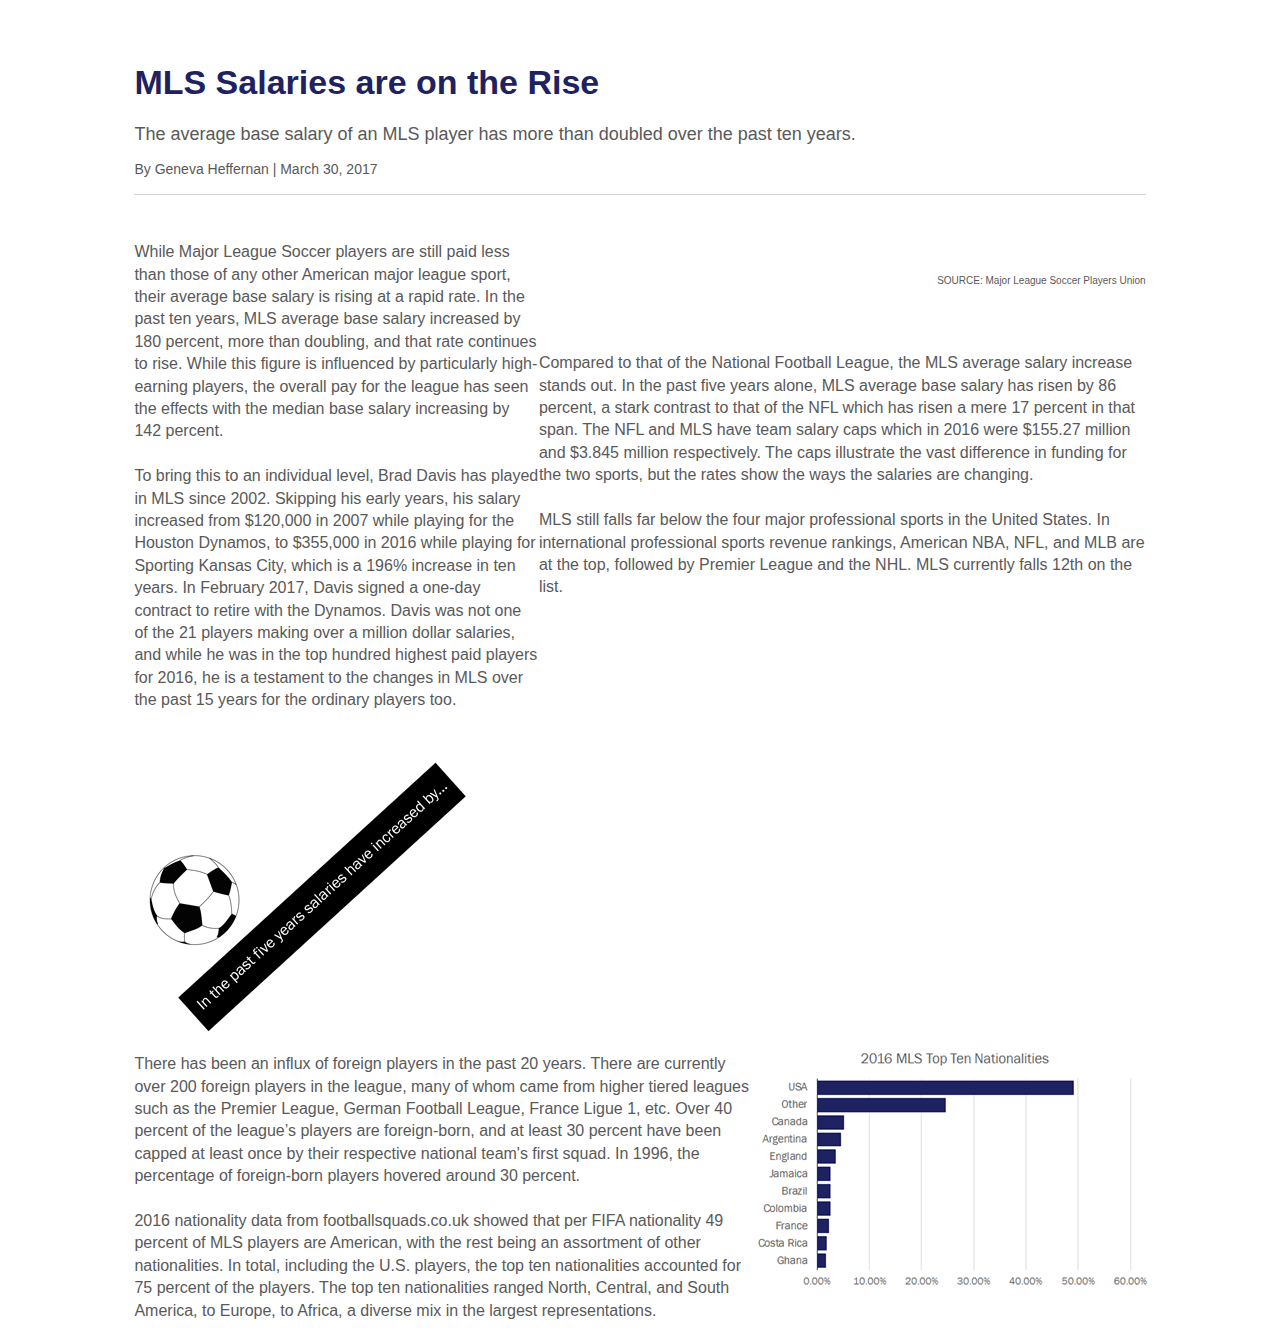
<file: datastory2/index.html>
<head>

 <title> Heffernan Data Story 2 </title>
 <script src="https://code.jquery.com/jquery-3.2.1.min.js" integrity="sha256-hwg4gsxgFZhOsEEamdOYGBf13FyQuiTwlAQgxVSNgt4="crossorigin="anonymous"></script>
<script src="https://code.highcharts.com/highcharts.js"></script>
<style>

	.wrapper {
		width:80%;
		margin:0 auto;
		margin-top:5%;

	}

	.top {
	 		width:100%;
	 		padding-top:30px;
	 		border-top:1.5px solid #D5D5D5;
	 	}

	.football  {
			
	}
	.total{
	 		font-family:"Franklin Gothic Book", Helvetica, Arial, sans-serif;
	 		font-size:1.3em;
}

	.right{
	 		float:left;
	 		width:55%;
	 		margin-left:5%;
	 		margin-top:5%;
	 	}
	 		}

	 .gif{
	 		float:left;
	 		width:20%;
	 		
	 }
	h1{
		font-family:"Franklin Gothic Demi", Helvetica, Arial, sans-serif;
		font-size: 34px;
		font-weight:600;
		color:#1E2261;
	}
	h2 {
		font-family:"Franklin Gothic Book", Helvetica, Arial, sans-serif;
		line-height: 1em;
		font-weight: 200;
		font-size: 18px;
		color:#595959;
	}
	h3{
		font-family:"Franklin Gothic Book", Helvetica, Arial, sans-serif;
		font-size: 18px;
		font-weight:bold;
		color:#1E2261;
	}
	h4 {
		font-family:"Franklin Gothic Book", Helvetica, Arial, sans-serif;
		line-height: 1em;
		font-weight: 200;
		font-size: 14px;
		color:#595959;
	}
	p {
		font-family:"Franklin Gothic Book", Helvetica, Arial, sans-serif;
		line-height: 1.4em;
		font-weight: 150;
		font-size: 16px;
		color:#595959;
	}

	.source {
		font-family: "Franklin Gothic Book", Helvetica, Arial, sans-serif;
		font-size: 10px;
		color:#595959;
		line-height: 1em;
		float:right;
	}

	.left {
			
	 		float:left;
	 		width:40%;
	}
	.left1 {
			margin-top: 5%;
	 		float:right;
	 		width:60%;
	 		
	}
	.left2 {
			
	 		float:left;
	 		width:25%;
	}
	.left3 {
			
	 		float:left;
	 		width:61%;
	}
	.chart3 {
			float:left;
	 		width:35%;

	 	}
	
	}

	 	/*TABLET*/

	 	@media (max-width:880px) {

	 		body{
	 			margin: 10px;
	 			}
	 		.left{
	 			width:100%;
	 			float:none;
	 		}
	 		.right{
	 			width:80%;
	 			float:none;
	 			margin-left:0%;
	 			
	 		}
	 		.left {
			
	 			float:left;
	 			width:40%;
	}
			.left1 {
					margin-top: 5%;
			 		float:right;
			 		width:60%;
			 		
			}
			.left2 {
					
			 		float:none;
			 		width:25%;
			}
			.left3 {
					
			 		float:none;
			 		width:61%;
			}
			.chart3 {
					float:left;
			 		width:35%;

			 	}
			.gif{
	 			float:left;
	 			width:20%;
	 		
			 		
			 		}
	 		.clear{clear: both;}
	 	}


	 	/*MOBILE*/

	 	@media (max-width: 480px) {
	 		.right img{
	 			width:120%;
	 			margin-right: 0;}

	 		
	 		
	 	}

</style>
</head>
<body>
	<div class="wrapper">
		
		<h1> MLS Salaries are on the Rise</h1>	
		<h2>The average base salary of an MLS player has more than doubled over the past ten years. </h2>
		<h4>
			By Geneva Heffernan | March 30, 2017
			</h4>
		
		<div class="top">
			<div class="left">
			
			
			<p>While Major League Soccer players are still paid less than those of any other American major league sport, their average base salary is rising at a rapid rate. 
				In the past ten years, MLS average base salary increased by 180 percent, more than doubling, and that rate continues to rise. While this figure is influenced by particularly high-earning players, the overall pay for the league has seen the effects with the median base salary increasing by 142 percent. <br>
				<br>
				To bring this to an individual level, Brad Davis has played in MLS since 2002. Skipping his early years, his salary increased from $120,000 in 2007 while playing for the Houston Dynamos, to $355,000 in 2016 while playing for Sporting Kansas City, which is a 196% increase in ten years. In February 2017, Davis signed a one-day contract to retire with the Dynamos. Davis was not one of the 21 players making over a million dollar salaries, and while he was in the top hundred highest paid players for 2016, he is a testament to the changes in MLS over the past 15 years for the ordinary players too. <br>

				<br>
				
			</p>

			<div class="gif">
				<img src="gif-percent.gif"></img>
				
			</div>
					
			</div>
		
			<div class="right" id="chart1"></div>
		
			<div class="source">
						
			SOURCE: Major League Soccer Players Union

		</div>
		</div>

		<br>
		

				

			<div class="left1">
			
				<p>Compared to that of the National Football League, the MLS average salary increase stands out. In the past five years alone, MLS average base salary has risen by 86 percent, a stark contrast to that of the NFL which has risen a mere 17 percent in that span. The NFL and MLS have team salary caps which in 2016 were $155.27 million and $3.845 million respectively. The caps illustrate the vast difference in funding for the two sports, but the rates show the ways the salaries are changing. 
				<br>
				<br>
				MLS still falls far below the four major professional sports in the United States. In international professional sports revenue rankings, American NBA, NFL, and MLB are at the top, followed by Premier League and the NHL. MLS currently falls 12th on the list.
				</p>
			</div>
			<br>
			<br>
		
		
		<div class="left3">
			<p>
			There has been an influx of foreign players in the past 20 years. There are currently over 200 foreign players in the league, many of whom came from higher tiered leagues such as the Premier League, German Football League, France Ligue 1, etc. Over 40 percent of the league’s players are foreign-born, and at least 30 percent have been capped at least once by their respective national team's first squad. In 1996, the percentage of foreign-born players hovered around 30 percent. 
			<br>
			<br>
			2016 nationality data from footballsquads.co.uk showed that per FIFA nationality 49 percent of MLS players are American, with the rest being an assortment of other nationalities. In total, including the U.S. players, the top ten nationalities accounted for 75 percent of the players. The top ten nationalities ranged North, Central, and South America, to Europe, to Africa, a diverse mix in the largest representations. 
			</p>
		</div>
				<div class="chart3">
					<img src="33chart.png"></img>
				</div>
				</div>

		

	</div>
	
<!-- JS: CHART1 -->

<script> 
	
	$(function() {

		var myChart =Highcharts.chart('chart1', {

			chart: {
				type: 'column'
			},

			series: [{


				name: 'Average base salary',
				data: [103715,104706,120874,155983,142840,156124,147238,204008,264403,290246],
				color: '#1E2261',				
				pointWidth: 40
			
			},
			
			],

			plotOptions: {
				column: {
					stacking: 'normal'
				}
			},

			xAxis: {
				categories:['2007', '2008','2009','2010','2011','2012','2013','2014','2015','2016']
			},

			yAxis: {
				title: {
					text:'Average base salary ($)'
				}
			},

			title: {
				text:''
			},

			credits: {
				enabled:false
			},


			tooltip: {


				formatter: function() {
					return '$' + this.y + ' was the average salary for ' + this.x 
				}
			}



		});

	});





</script>



			


</div>

</body>
</file>
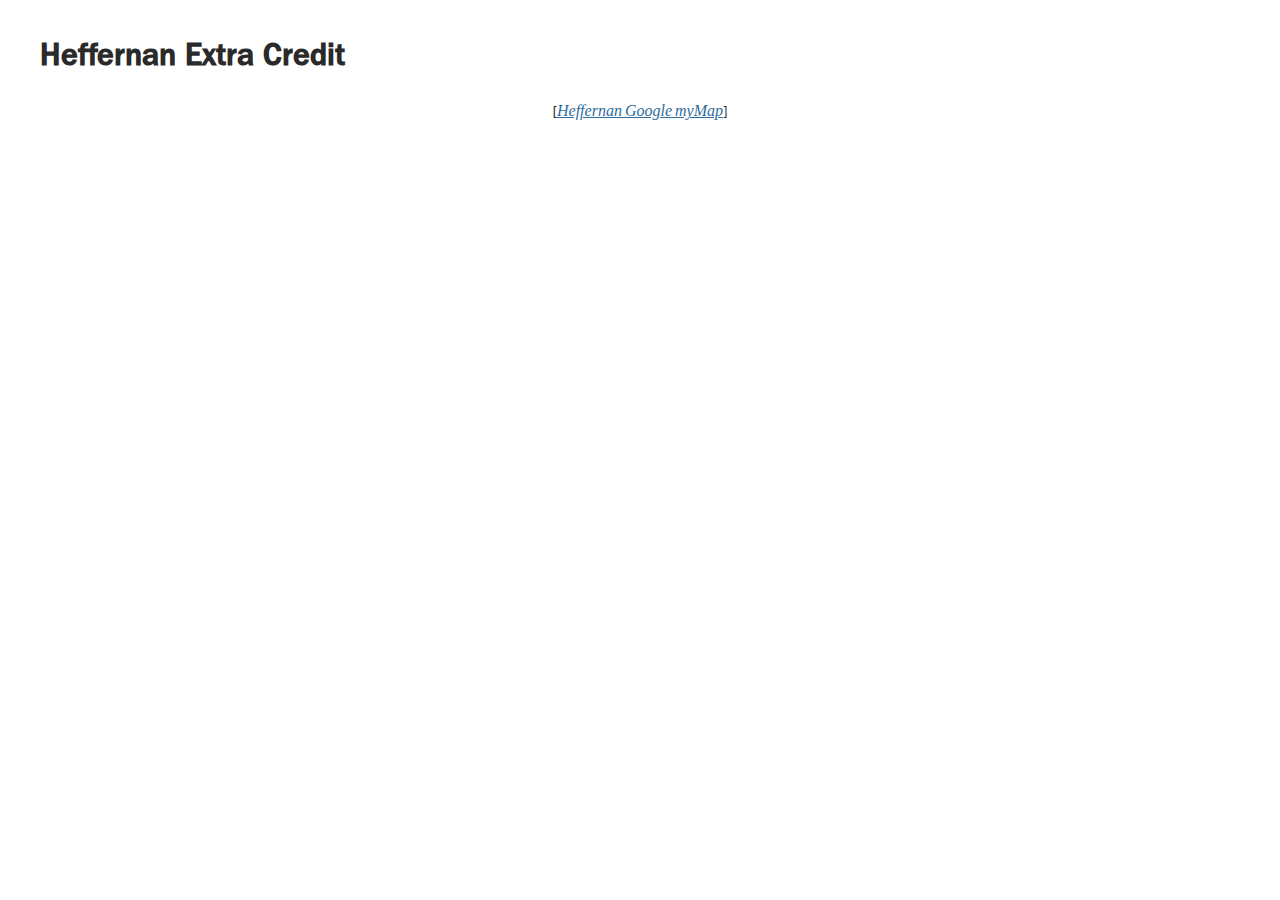
<file: heffernan-data-extra-credit/index.html>
<head>
	 <title>Geneva Extra Credit</title>
	 	<style> 
	 	@font-face{
	 		font-family:"Franklin Bold";
	 		src:url(fonts/ITCFranklinGothicStd-Med.otf);
	 	}
	 	@font-face{
	 		font-family:"Franklin Light";
	 		src:url(fonts/franklin-gothic-light.ttf);
	 	}

	 	body {
	 		margin:40px;
	 		color:#2a2a2a;
	 	}
	 	h1{
	 		font-family:"Franklin Bold",Helvetica,Arial,sans-serif;
	 		font-size:1.8em
	 		font-weight:800;
	 	}
	 	p{
	 		font-family: "Franklin Light",Helvetica, Arial, sans-serif;
	 		font-size:1,1em;
	 		line-height:1.5em;
	 		word-spacing: -1px;
	 	}
	 	.middle{
	 		text-align:;
	 		clear:both;
	 	}
	 	.story-link{
	 		font-family:Georgia,serif;
	 		font-size:1em;
	 		font-style:italic;
	 		color:#2e6d9d;
	 		text-decoration:underline;
	 	}
	 	.story-link:hover{
	 		color: #337ab7;
	 	}

	 	}
	 	</style>
</head>
 <body>
 	<h1> Heffernan Extra Credit </h1>
	<div class="middle" align="center">
		<p class:"link">
			[<a class="story-link" href="https://drive.google.com/open?id=1rPzjR35sUufPplh3vxIT-lccAtI&usp=sharing">Heffernan Google myMap</a>]
		</p>

	</div>





 </body>
</file>
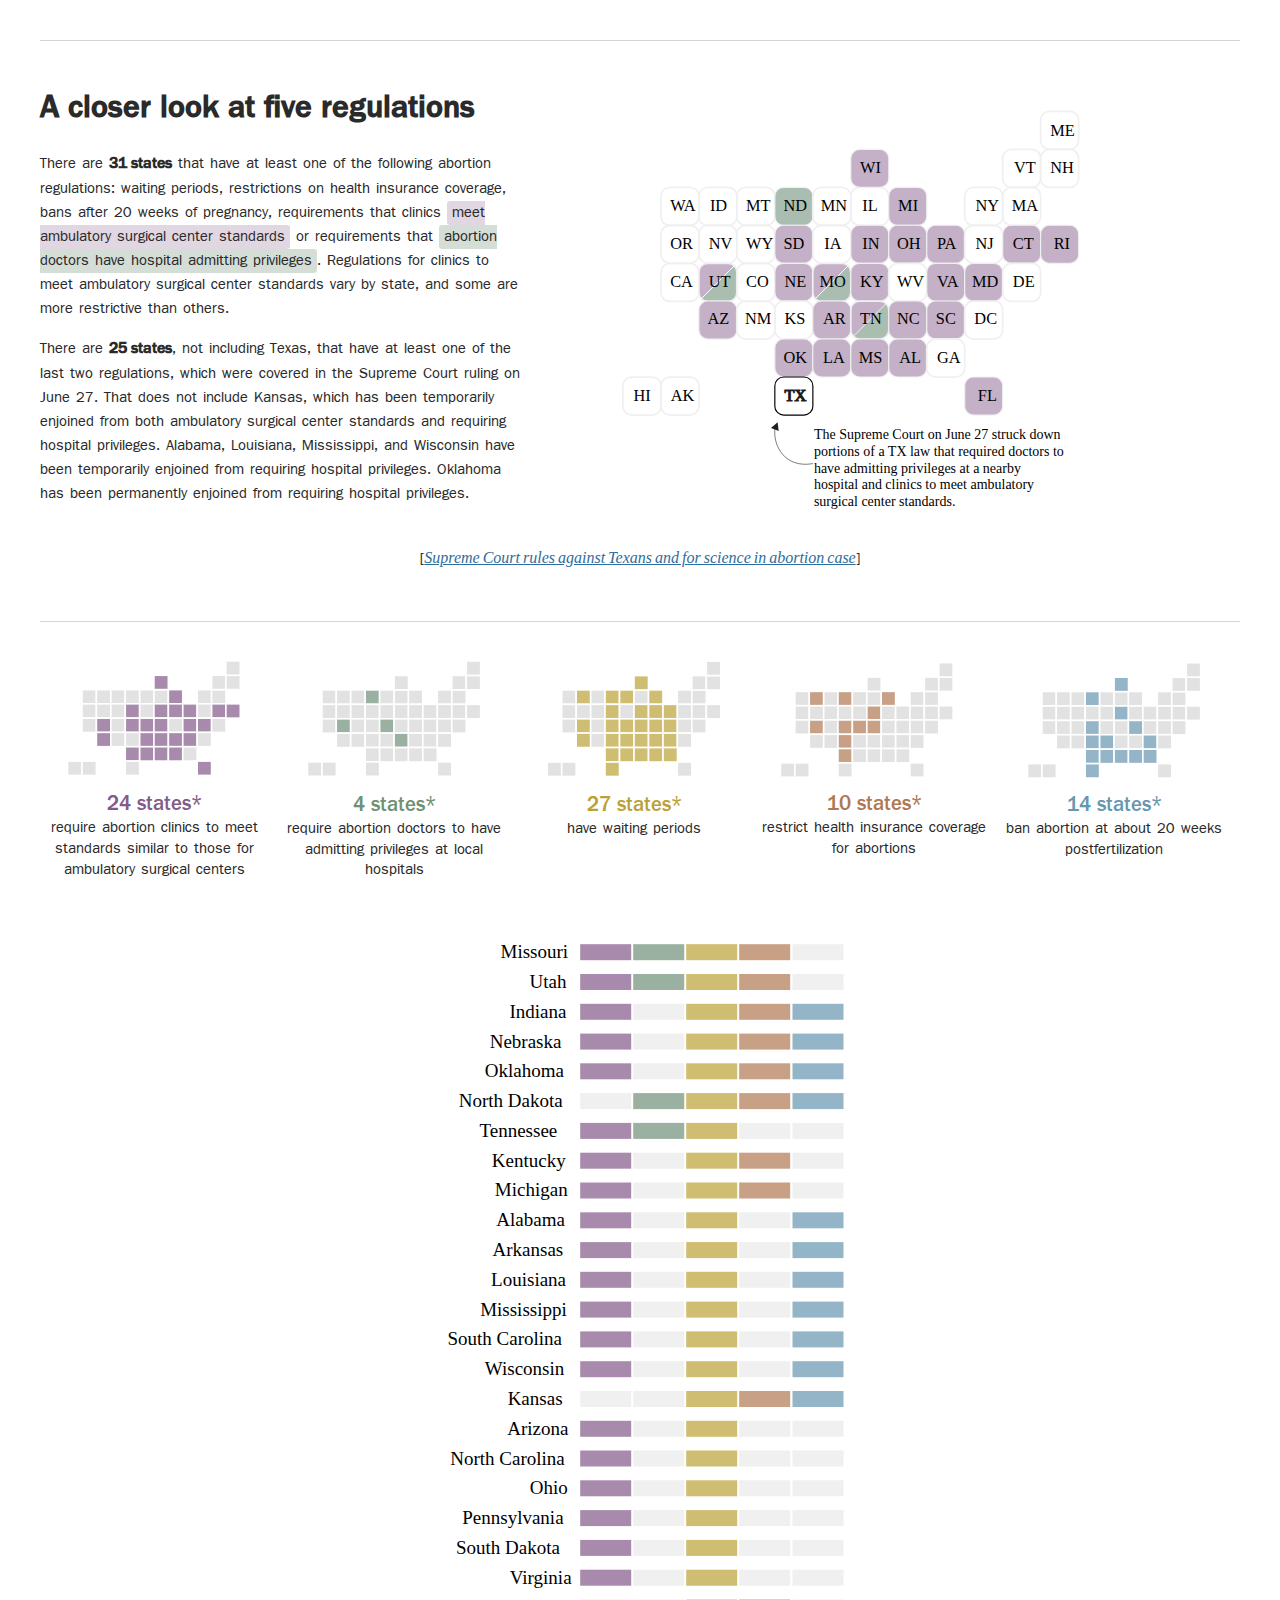
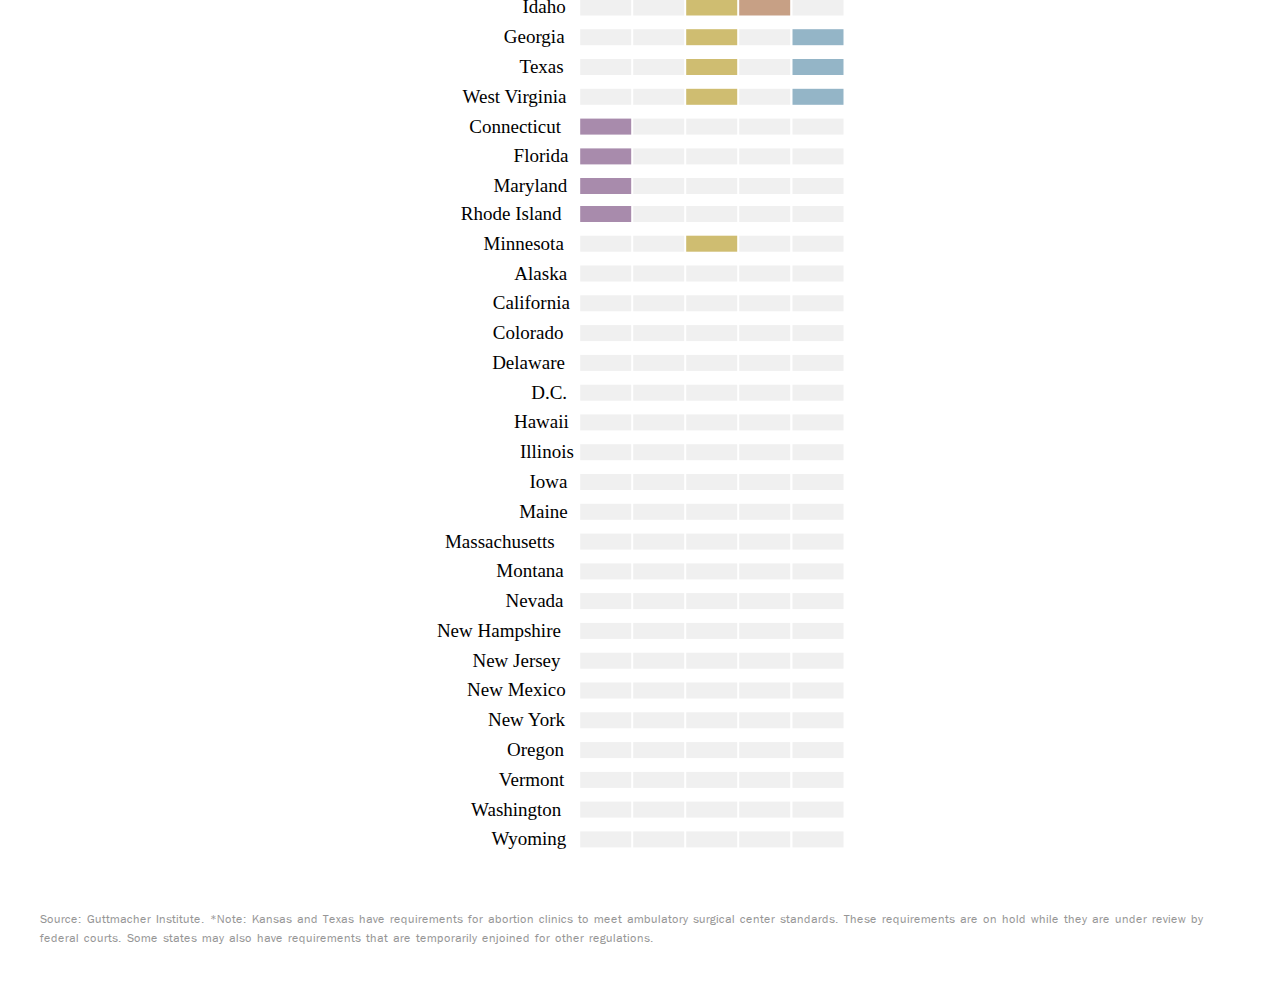
<file: heffernan-reverse-engineering-1/index.html>
<head>
	 <title>Geneva WAPO Graphic Replica</title>
	 	<style> 
	 	@font-face{
	 		font-family:"Franklin Bold";
	 		src:url(fonts/ITCFranklinGothicStd-Med.otf);
	 	}
	 	@font-face{
	 		font-family:"Franklin Light";
	 		src:url(fonts/franklin-gothic-light.ttf);
	 	}

	 	body {
	 		margin:40px;
	 		color:#2a2a2a;
	 	}
	 	h1{
	 		font-family:"Franklin Bold",Helvetica,Arial,sans-serif;
	 		font-size:1.8em
	 		font-weight:800;
	 	}
	 	p{
	 		font-family: "Franklin Light",Helvetica, Arial, sans-serif;
	 		font-size:1,1em;
	 		line-height:1.5em;
	 		word-spacing: -1px;
	 	}
	 	.callout{
	 		font-family:"Franklin Bold", Helvetica, Arial, sans-serif;
	 		font-weight:800;
	 	}
	 	.highlight1{
	 		background-color: rgba(196,176,199,.5);
	 		padding:5px;
	 		border-radius: 3px;
	 	}
	 	.highlight2{
	 		background-color: rgba(169,189,176,.5);
	 		padding:5px;
	 		border-radius: 3px;
	 	}

	 	.story-link{
	 		font-family:Georgia,serif;
	 		font-size:1em;
	 		font-style:italic;
	 		color:#2e6d9d;
	 		text-decoration:underline;
	 	}
	 	.story-link:hover{
	 		color: #337ab7;
	 	}
	 	.top{
	 		width:100%;
	 		padding-top:30px;
	 		border-top:1.5px solid #D5D5D5;

	 	}
	 	.middle{
	 		text-align:;
	 		clear:both;
	 	}
	 	.bottom{
	 		width:100%;
	 		margin-top:50px;
	 		border-top:1.5px solid #D5D5D5;
	 		padding-top:30px;
	 		clear:both;
	 	}
	 	.left{
	 		float:left;
	 		width:40%;
	 	}
	 	.right{
	 		float:left;
	 		width:55%;
	 		margin-left:5%;
	 	}
	 	.right img {
	 		max-width:560px;
	 		margin-right:10px;
	 	}
	 	.map-wrap{
	 		width:19%;
	 		float:left;
	 		margin-right:1%;
	 		text-align:center;
	 	}
	 	.map-wrap p {
	 		font-size:1em;
	 		margin-top:-1px;
	 		line-height: 1.3em;
	 	}
	 	.total{
	 		font-family:"Franklin Bold", Helvetica, Arial, sans-serif;
	 		font-size:1.3em;
	 	}
	 	.bottom-chart{
	 		width:100%;
	 		clear:both;
	 		text-align: center;
	 	}
	 	.bottom-chart img {
	 		max-width:420px;
	 	}
	 	.bottom-source{
	 		color: #969696;
	 		line-height: 20px;
	 		float:left;
	 		font-size: .8em;
	 		border-bottom: 1px solid #D5D5D5
	 		padding-bottom:5px;
	 		margin-bottom:20px;
	 	}

	 	/*TABLET*/

	 	@media (max-width:880px) {

	 		body{
	 			margin: 10px;
	 			}
	 		.left{
	 			width:100%;
	 			float:none;
	 		}
	 		.right{
	 			width:80%;
	 			float:none;
	 			margin-left:0%;
	 			text-align: center;
	 		}
	 		.map-wrap{
	 			width:30%;
	 			margin-right:3%;
	 		}
	 		.clear{clear: both;}
	 	}


	 	/*MOBILE*/

	 	@media (max-width: 480px) {
	 		.right img{
	 			width:120%;
	 			margin-right: 0;}

	 		.map-wrap {
	 			width:90%;
	 			padding:0% 5%;
	 		}

	 		.map-wrap img{
	 			display: none;
	 		}

	 		.bottom-chart img{
	 			width: 80%;
	 		}
	 		}
	 	}

	 	}
	 	</style>
</head>
 <body>
 	<div class="top">
 		<div class="left">
 			<h1>A closer look at five regulations</h1>
 			<p>There are <span class="callout">31 states</span> that have at least one of the following abortion regulations: waiting periods, restrictions on health insurance coverage, bans after 20 weeks of pregnancy, requirements that clinics <span class="highlight1">meet ambulatory surgical center standards</span> or requirements that <span class="highlight2">abortion doctors have hospital admitting privileges</span>. Regulations for clinics to meet ambulatory surgical center standards vary by state, and some are more restrictive than others.</p>
 			<p>There are <span class="callout">25 states</span>, not including Texas, that have at least one of the last two regulations, which were covered in the Supreme Court ruling on June 27. That does not include Kansas, which has been temporarily enjoined from both ambulatory surgical center standards and requiring hospital privileges. Alabama, Louisiana, Mississippi, and Wisconsin have been temporarily enjoined from requiring hospital privileges. Oklahoma has been permanently enjoined from requiring hospital privileges.</p>
 		</div>
 		
 		<div class="right">
 			<img src="img/top-map-1.svg"></img>
 		</div>
 	</div>
	<div class="middle" align="center">
		<p class:"link">
			[<a class="story-link" href="https://www.washingtonpost.com/news/to-your-health/wp/2016/06/27/the-supreme-court-rules-against-texas-and-for-science-in-abortion-case/">Supreme Court rules against Texans and for science in abortion case</a>]
		</p>
	</div>
	<div class="bottom">
		<div class="bottom-maps"></div>
			<div class="map-wrap">
				<img src="img/bottom-map-1.svg"></img>
				<span class="total" style="color:#835b89"  >24 states*</span>
				<p>require abortion clinics to meet standards similar to those for ambulatory surgical centers</p>
			</div>
			<div class="map-wrap">
				<img src="img/bottom-map-2.svg"></img>
				<span class="total" style="color:#6f9170">4 states*</span>
				<p>require abortion doctors to have admitting privileges at local hospitals</p>
			</div>
			<div class="map-wrap">
				<img src="img/bottom-map-3.svg"></img>
				<span class="total" style="color:#bba135">27 states*</span>
				<p>have waiting periods</p>
			</div>

			<div class="clear"></div>

			<div class="map-wrap">
				<img src="img/bottom-map-4.svg"></img>
				<span class="total" style="color:#AF7852">10 states*</span>
				<p>restrict health insurance coverage for abortions</p>
			</div>
			<div class="map-wrap">
				<img src="img/bottom-map-5.svg"></img>
				<span class="total" style="color:#6796B0">14 states*</span>
				<p>ban abortion at about 20 weeks postfertilization</p>
			</div>
		<div class="bottom-chart">
			<img src="img/bottom-chart-1.svg"></img>
		</div>
		<div class="bottom-source">
			<p>Source: Guttmacher Institute. *Note: Kansas and Texas have requirements for abortion clinics to meet ambulatory surgical center standards. These requirements are on hold while they are under review by federal courts. Some states may also have requirements that are temporarily enjoined for other regulations.</p>
		</div>
	</div>





 </body>
</file>
